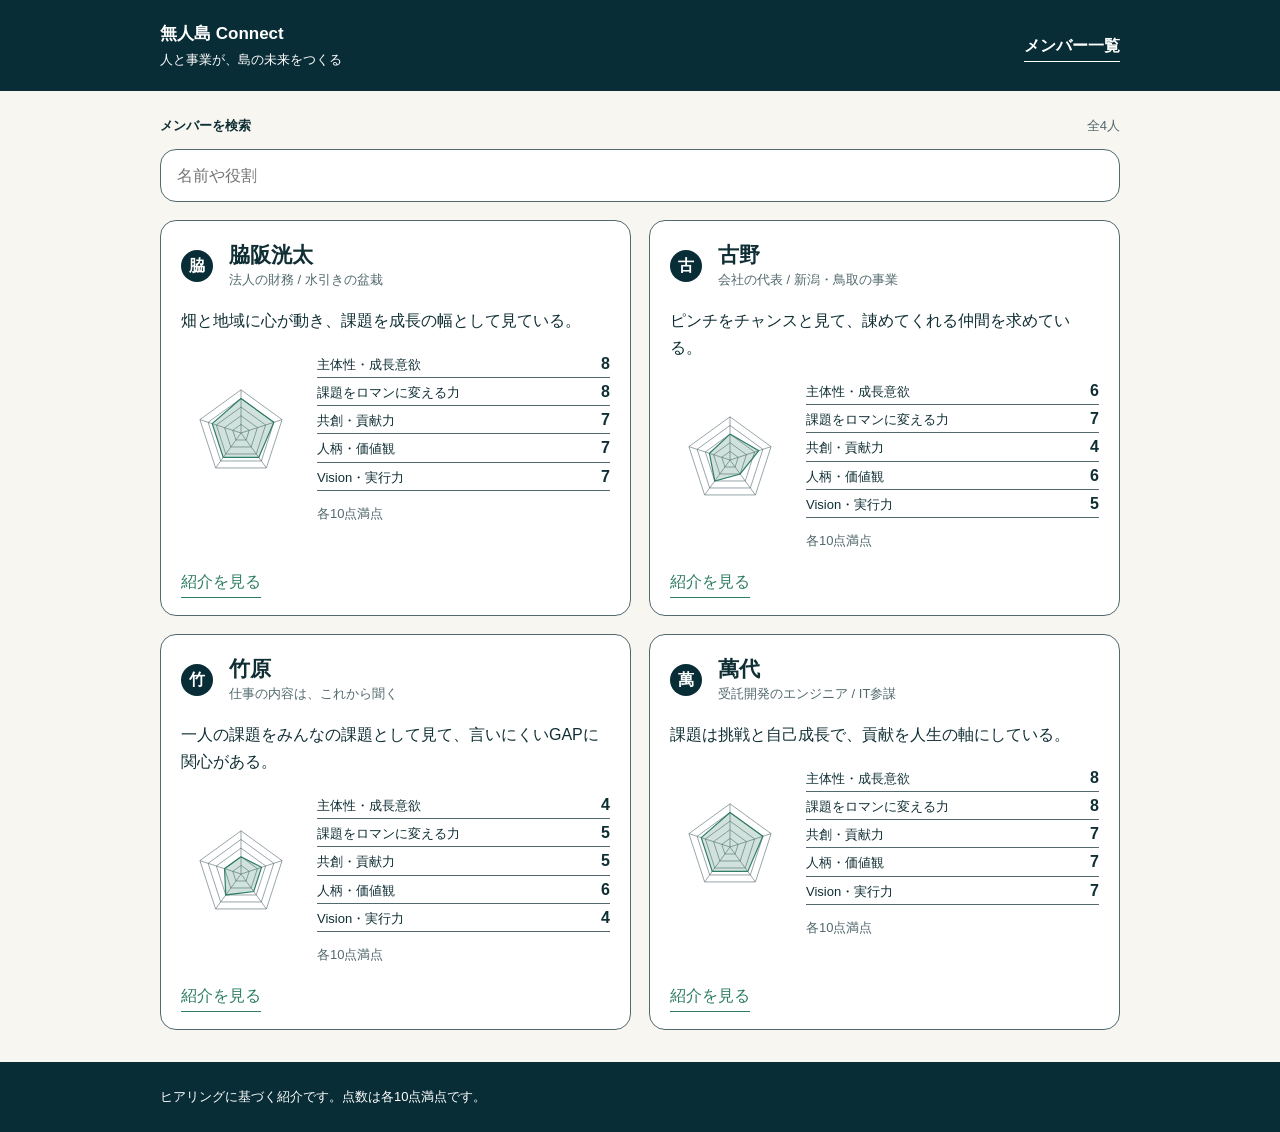
<file: index.html>
<!DOCTYPE html>
<html lang="ja">
  <head>
    <meta charset="utf-8">
    <meta name="viewport" content="width=device-width, initial-scale=1">
    <title>メンバー | 無人島 Connect</title>
    <link rel="stylesheet" href="css/tokens.css">
    <link rel="stylesheet" href="css/site.css">
  </head>
  <body data-page="list">
    <a class="skip-link" href="#main">本文へ</a>
    <div id="app">
      <main id="main" class="is-loading">読み込んでいます</main>
    </div>
    <noscript>
      <p class="noscript">このページはスクリプトで表示します。</p>
    </noscript>
    <script src="js/members.js"></script>
    <script src="js/site.js"></script>
  </body>
</html>
</file>
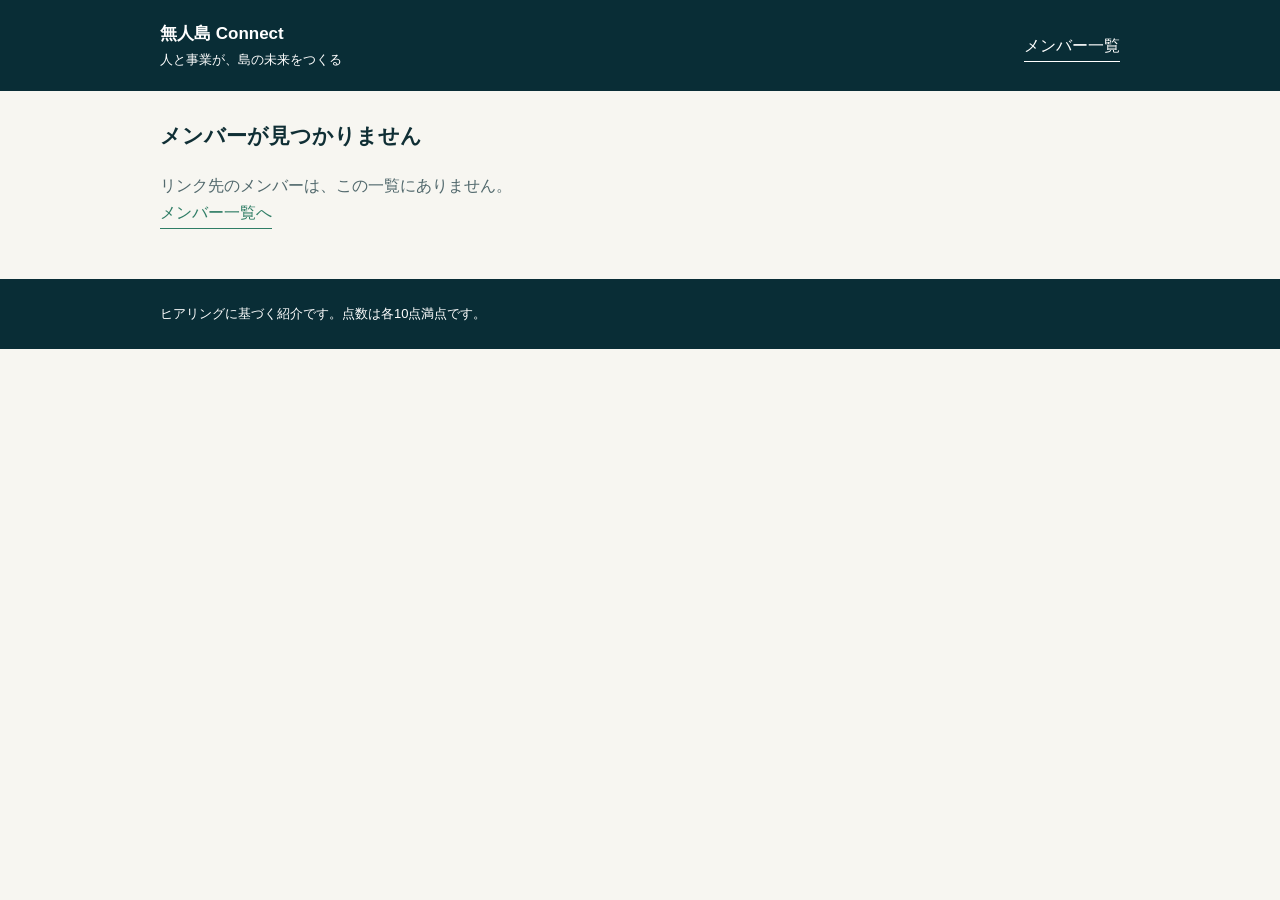
<file: member.html>
<!DOCTYPE html>
<html lang="ja">
  <head>
    <meta charset="utf-8">
    <meta name="viewport" content="width=device-width, initial-scale=1">
    <title>メンバー紹介 | 無人島 Connect</title>
    <link rel="stylesheet" href="css/tokens.css">
    <link rel="stylesheet" href="css/site.css">
  </head>
  <body data-page="detail">
    <a class="skip-link" href="#main">本文へ</a>
    <div id="app">
      <main id="main" class="is-loading">読み込んでいます</main>
    </div>
    <noscript>
      <p class="noscript">このページはスクリプトで表示します。</p>
    </noscript>
    <script src="js/members.js"></script>
    <script src="js/site.js"></script>
  </body>
</html>
</file>
<file: css/tokens.css>
:root {
  --color-text-primary: #102f35;
  --color-text-secondary: #ffffff;
  --color-text-tertiary: #52696d;
  --color-text-inverse: #2f7d65;
  --color-surface-base: #000000;
  --color-surface-muted: #f7f6f1;
  --color-surface-strong: #092d36;
  --color-surface-card: var(--color-text-secondary);
  --color-focus: var(--color-text-primary);

  --font-family-primary: "Yu Gothic UI", "Hiragino Kaku Gothic ProN", Meiryo, sans-serif;
  --font-size-sm: 13px;
  --font-size-md: 14px;
  --font-size-lg: 16px;
  --font-size-xl: 17px;
  --font-size-2xl: 21px;
  --font-size-3xl: 46.08px;
  --font-size-4xl: 53.76px;
  --font-weight-base: 400;
  --font-weight-strong: 700;
  --font-line-height-base: 1.7;

  --space-1: 10px;
  --space-2: 12px;
  --space-3: 16px;
  --space-4: 18px;
  --space-5: 20px;
  --space-6: 24px;
  --space-7: 30px;
  --space-8: 32px;

  --radius: var(--space-3);
  --motion-duration-instant: 200ms;
  --content-width: 960px;
  --header-h: 5.5rem;
  --list-chrome: 16rem;
}
</file>
<file: css/site.css>
*,
*::before,
*::after {
  box-sizing: border-box;
}

html {
  background: var(--color-surface-muted);
}

body {
  margin: 0;
  color: var(--color-text-primary);
  background: var(--color-surface-muted);
  font-family: var(--font-family-primary);
  font-size: var(--font-size-lg);
  font-weight: var(--font-weight-base);
  line-height: var(--font-line-height-base);
}

a {
  color: var(--color-text-inverse);
}

a:hover {
  color: var(--color-text-primary);
}

a:active {
  color: var(--color-surface-strong);
}

a:focus {
  outline: none;
}

a:focus-visible,
.member-card:focus-visible,
.skip-link:focus-visible {
  outline: 2px solid var(--color-focus);
  outline-offset: 3px;
}

.site-header a:focus-visible {
  outline-color: var(--color-text-secondary);
}

.skip-link {
  position: absolute;
  left: var(--space-3);
  top: calc(var(--space-8) * -2);
  z-index: 2;
  padding: var(--space-2) var(--space-3);
  background: var(--color-surface-card);
  color: var(--color-text-primary);
  text-decoration: underline;
}

.skip-link:focus-visible {
  top: var(--space-3);
}

.site-header {
  background: var(--color-surface-strong);
  color: var(--color-text-secondary);
}

.site-header-inner,
.site-main,
.site-footer-inner {
  width: min(100% - var(--space-8) * 2, var(--content-width));
  margin-inline: auto;
}

.site-header-inner {
  display: flex;
  align-items: center;
  justify-content: space-between;
  gap: var(--space-5);
  padding-block: var(--space-5);
}

.site-logo {
  color: var(--color-text-secondary);
  font-size: var(--font-size-xl);
  font-weight: var(--font-weight-strong);
  text-decoration: none;
}

.site-logo:hover,
.site-logo:active {
  color: var(--color-text-secondary);
  text-decoration: underline;
}

.site-tagline {
  margin: 0;
  color: var(--color-text-secondary);
  font-size: var(--font-size-sm);
  line-height: var(--font-line-height-base);
}

.site-nav {
  display: flex;
  gap: var(--space-3);
}

.nav-link {
  color: var(--color-text-secondary);
  font-size: var(--font-size-lg);
  text-decoration: underline;
  text-underline-offset: var(--space-1);
}

.nav-link:hover,
.nav-link:active {
  color: var(--color-text-secondary);
}

.nav-link[aria-current="page"] {
  font-weight: var(--font-weight-strong);
}

.site-main {
  padding-block: var(--space-8);
}

body[data-page="list"] .site-header {
  position: sticky;
  top: 0;
  z-index: 3;
}

body[data-page="list"] .site-main {
  padding-top: 0;
}

body[data-page="list"] .site-main > .page-title {
  margin-top: var(--space-6);
}

.page-title {
  margin: 0 0 var(--space-6);
  font-size: var(--font-size-3xl);
  font-weight: var(--font-weight-strong);
  line-height: 1.2;
}

.lede,
.panel p,
.story p,
.empty-copy {
  margin: 0;
}

.list-tools {
  padding-top: var(--space-6);
  padding-bottom: var(--space-4);
}

.visually-hidden {
  position: absolute;
  width: 1px;
  height: 1px;
  margin: -1px;
  padding: 0;
  overflow: hidden;
  clip: rect(0, 0, 0, 0);
  white-space: nowrap;
  border: 0;
}

.member-search {
  display: grid;
  grid-template-columns: minmax(0, 1fr) auto;
  gap: var(--space-2) var(--space-4);
  align-items: baseline;
}

.search-label {
  color: var(--color-text-primary);
  font-size: var(--font-size-sm);
  font-weight: var(--font-weight-strong);
}

.search-status {
  margin: 0;
  color: var(--color-text-tertiary);
  font-size: var(--font-size-sm);
  text-align: right;
}

.search-input {
  grid-column: 1 / -1;
  width: 100%;
  min-height: calc(var(--space-8) + var(--space-2));
  margin: 0;
  padding: var(--space-2) var(--space-3);
  border: 1px solid var(--color-text-tertiary);
  border-radius: var(--radius);
  background: var(--color-surface-card);
  color: var(--color-text-primary);
  font: inherit;
}

.search-input:hover {
  border-color: var(--color-text-primary);
}

.search-input:focus {
  outline: none;
}

.search-input:focus-visible {
  outline: 2px solid var(--color-focus);
  outline-offset: 3px;
}

.search-input:active {
  border-color: var(--color-surface-strong);
}

.search-input:disabled {
  opacity: 0.5;
}

.member-grid {
  display: grid;
  grid-template-columns: repeat(2, minmax(0, 1fr));
  gap: var(--space-4);
  align-items: stretch;
}

.member-card {
  display: flex;
  flex-direction: column;
  gap: var(--space-3);
  height: auto;
  padding: var(--space-5);
  border: 1px solid var(--color-text-tertiary);
  border-radius: var(--radius);
  background: var(--color-surface-card);
  color: var(--color-text-primary);
  text-decoration: none;
  transition: background var(--motion-duration-instant) linear, border-color var(--motion-duration-instant) linear;
}

.member-card:hover {
  border-color: var(--color-text-primary);
  background: var(--color-surface-muted);
}

.member-card:active {
  background: var(--color-surface-muted);
  border-color: var(--color-surface-strong);
}

.member-card[hidden] {
  display: none;
}

.member-card.is-disabled {
  opacity: 0.5;
  pointer-events: none;
}

.card-head,
.profile-head {
  display: flex;
  align-items: center;
  gap: var(--space-3);
}

.monogram {
  display: grid;
  place-items: center;
  flex: 0 0 auto;
  width: var(--space-8);
  height: var(--space-8);
  border-radius: 50%;
  background: var(--color-surface-strong);
  color: var(--color-text-secondary);
  font-size: var(--font-size-lg);
  font-weight: var(--font-weight-strong);
}

.profile-head .monogram {
  width: calc(var(--space-8) + var(--space-6));
  height: calc(var(--space-8) + var(--space-6));
  font-size: var(--font-size-2xl);
}

.card-name,
.profile-name {
  margin: 0;
  font-size: var(--font-size-2xl);
  font-weight: var(--font-weight-strong);
  line-height: 1.3;
}

.profile-name {
  font-size: var(--font-size-3xl);
  line-height: 1.2;
}

.role {
  margin: 0;
  color: var(--color-text-tertiary);
  font-size: var(--font-size-sm);
}

.card-summary {
  display: -webkit-box;
  margin: 0;
  overflow: hidden;
  -webkit-box-orient: vertical;
  -webkit-line-clamp: 2;
}

.card-action {
  margin-top: auto;
  color: var(--color-text-inverse);
  font-size: var(--font-size-lg);
  text-decoration: underline;
  text-underline-offset: var(--space-1);
}

.radar-panel {
  display: grid;
  grid-template-columns: 1fr;
  gap: var(--space-4);
  align-items: center;
}

.member-card > .card-head,
.member-card > .card-summary,
.member-card > .radar-panel,
.member-card > .card-action {
  flex-shrink: 0;
}

.member-card .radar-panel {
  grid-template-columns: minmax(88px, 120px) minmax(0, 1fr);
  gap: var(--space-3);
}

.member-card .radar-chart {
  width: 100%;
  margin-inline: 0;
}

.member-card .score-list li {
  padding-block: 0;
}

.radar-panel-lg {
  grid-template-columns: min(100%, 280px) 1fr;
  gap: var(--space-6);
}

.radar {
  width: 100%;
  height: auto;
}

.radar-grid {
  fill: none;
  stroke: var(--color-text-tertiary);
  stroke-width: 1;
}

.radar-axis {
  stroke: var(--color-text-tertiary);
  stroke-width: 1;
}

.radar-value {
  fill: var(--color-text-inverse);
  fill-opacity: 0;
  stroke: var(--color-text-inverse);
  stroke-width: 2;
  stroke-dasharray: 1;
  stroke-dashoffset: 1;
  transition: stroke-dashoffset var(--motion-duration-instant) linear, fill-opacity var(--motion-duration-instant) linear;
}

.radar-value.is-drawn {
  fill-opacity: 0.22;
  stroke-dashoffset: 0;
}

.score-list {
  margin: 0;
  padding: 0;
  list-style: none;
}

.score-list li {
  display: flex;
  justify-content: space-between;
  align-items: baseline;
  gap: var(--space-3);
  padding-block: var(--space-1);
  border-bottom: 1px solid var(--color-text-tertiary);
  font-size: var(--font-size-sm);
}

.score-list span {
  min-width: 0;
}

.score-list strong {
  flex: 0 0 auto;
  font-size: var(--font-size-lg);
  font-weight: var(--font-weight-strong);
}

.score-note {
  margin: var(--space-2) 0 0;
  color: var(--color-text-tertiary);
  font-size: var(--font-size-sm);
}

.back-link {
  display: inline-block;
  margin-bottom: var(--space-5);
  font-size: var(--font-size-lg);
  text-decoration: underline;
  text-underline-offset: var(--space-1);
}

.story {
  display: grid;
  gap: var(--space-3);
  margin-block: var(--space-6);
}

.section-title {
  margin: var(--space-7) 0 var(--space-4);
  font-size: var(--font-size-2xl);
  font-weight: var(--font-weight-strong);
  line-height: 1.3;
}

.pair {
  display: grid;
  grid-template-columns: 1fr 1fr;
  gap: var(--space-5);
}

.panel {
  padding: var(--space-5);
  border-radius: var(--radius);
  background: var(--color-surface-card);
  border-top: var(--space-1) solid var(--color-text-inverse);
}

.panel h3 {
  margin: 0 0 var(--space-3);
  font-size: var(--font-size-xl);
  line-height: 1.4;
}

.panel ul {
  margin: 0;
  padding-left: var(--space-5);
}

.panel li + li {
  margin-top: var(--space-2);
}

.hearing {
  margin-top: var(--space-8);
  border: 1px solid var(--color-text-tertiary);
  border-radius: var(--radius);
  background: var(--color-surface-card);
}

.hearing-summary {
  padding: var(--space-4) var(--space-5);
  color: var(--color-text-primary);
  font-size: var(--font-size-xl);
  font-weight: var(--font-weight-strong);
  line-height: 1.4;
  cursor: pointer;
}

.hearing-summary:hover {
  background: var(--color-surface-muted);
}

.hearing-summary:focus {
  outline: none;
}

.hearing-summary:focus-visible {
  outline: 2px solid var(--color-focus);
  outline-offset: 3px;
}

.hearing-summary:active {
  background: var(--color-surface-muted);
}

.hearing-body {
  padding: 0 var(--space-5) var(--space-6);
}

.hearing-group .section-title {
  margin-top: var(--space-6);
}

.hearing-item {
  margin-top: var(--space-5);
}

.hearing-item h3 {
  margin: 0 0 var(--space-2);
  font-size: var(--font-size-lg);
  line-height: var(--font-line-height-base);
}

.hearing-item p {
  margin: 0;
}

.hearing-item p + p {
  margin-top: var(--space-3);
}

.site-footer {
  padding-block: var(--space-6);
  background: var(--color-surface-strong);
  color: var(--color-text-secondary);
}

.site-footer p {
  margin: 0;
  font-size: var(--font-size-sm);
}

.is-loading,
.empty-copy {
  color: var(--color-text-tertiary);
}

.is-error .page-title {
  font-size: var(--font-size-2xl);
}

.noscript {
  width: min(100% - var(--space-8) * 2, var(--content-width));
  margin: var(--space-6) auto;
}

@media (max-width: 720px) {
  body[data-page="list"] .member-grid {
    grid-template-columns: repeat(2, minmax(0, 1fr));
    gap: calc(var(--space-4) * 0.7);
  }

  body[data-page="list"] .member-card {
    gap: calc(var(--space-3) * 0.7);
    padding: calc(var(--space-5) * 0.7);
  }

  body[data-page="list"] .member-card .card-head {
    gap: calc(var(--space-3) * 0.7);
  }

  body[data-page="list"] .member-card .monogram {
    width: calc(var(--space-8) * 0.7);
    height: calc(var(--space-8) * 0.7);
    font-size: calc(var(--font-size-lg) * 0.7);
  }

  body[data-page="list"] .member-card .card-name {
    font-size: calc(var(--font-size-2xl) * 0.7);
    line-height: 1.25;
  }

  body[data-page="list"] .member-card .role,
  body[data-page="list"] .member-card .score-note {
    font-size: calc(var(--font-size-sm) * 0.7);
  }

  body[data-page="list"] .member-card .card-summary {
    font-size: calc(var(--font-size-lg) * 0.7);
    line-height: 1.45;
  }

  body[data-page="list"] .member-card .radar-panel {
    grid-template-columns: 1fr;
    gap: calc(var(--space-3) * 0.7);
  }

  body[data-page="list"] .member-card .radar-chart {
    width: min(100%, 126px);
    margin-inline: auto;
  }

  body[data-page="list"] .member-card .score-list li {
    gap: calc(var(--space-2) * 0.7);
    font-size: calc(var(--font-size-sm) * 0.7);
    line-height: 1.35;
  }

  body[data-page="list"] .member-card .score-list span {
    overflow: hidden;
    text-overflow: ellipsis;
    white-space: nowrap;
  }

  body[data-page="list"] .member-card .score-list strong {
    font-size: calc(var(--font-size-lg) * 0.7);
  }

  body[data-page="list"] .member-card .card-action {
    font-size: calc(var(--font-size-lg) * 0.7);
  }

  .site-header-inner {
    align-items: flex-start;
    flex-direction: column;
  }

  .page-title,
  .profile-name {
    font-size: var(--font-size-2xl);
  }

  .radar-panel,
  .radar-panel-lg,
  .pair {
    grid-template-columns: 1fr;
  }
}

@media (prefers-reduced-motion: reduce) {
  .member-card,
  .radar-value {
    transition: none;
  }

  .radar-value {
    fill-opacity: 0.22;
    stroke-dashoffset: 0;
  }
}
</file>
